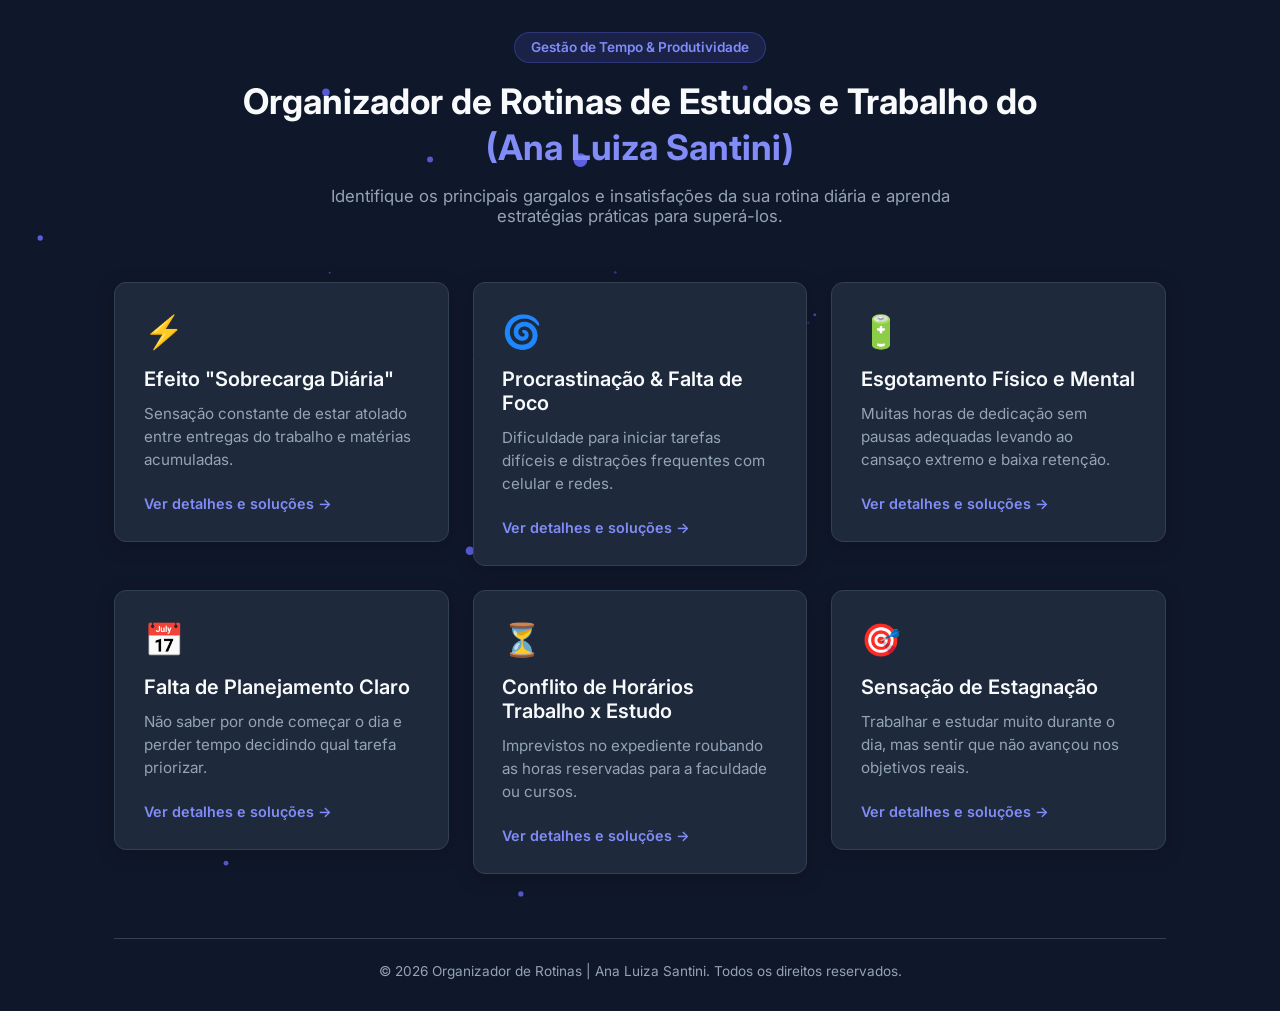
<file: index.html>
<!DOCTYPE html>
<html lang="pt-BR">
<head>
    <meta charset="UTF-8">
    <meta name="viewport" content="width=device-width, initial-scale=1.0">
    <title>Organizador de Rotinas de Estudos e Trabalho - Ana Luiza Santini</title>
    <link rel="stylesheet" href="style.css">
    <link rel="preconnect" href="https://fonts.googleapis.com">
    <link rel="preconnect" href="https://fonts.gstatic.com" crossorigin>
    <link href="https://fonts.googleapis.com/css2?family=Inter:wght@300;400;600;700&display=swap" rel="stylesheet">
</head>
<body>

    <canvas id="bg-canvas"></canvas>

    <div class="container">
        <header class="header">
            <span class="badge">Gestão de Tempo & Produtividade</span>
            <h1>Organizador de Rotinas de Estudos e Trabalho do <span class="highlight">(Ana Luiza Santini)</span></h1>
            <p>Identifique os principais gargalos e insatisfações da sua rotina diária e aprenda estratégias práticas para superá-los.</p>
        </header>

        <main class="grid-cards">
            <!-- Card 1 -->
            <a href="sobrecarga-diaria.html" style="text-decoration: none;">
                <div class="card">
                    <div class="card-icon">⚡</div>
                    <h3>Efeito "Sobrecarga Diária"</h3>
                    <p>Sensação constante de estar atolado entre entregas do trabalho e matérias acumuladas.</p>
                    <span class="card-link">Ver detalhes e soluções &rarr;</span>
                </div>
            </a>

            <!-- Card 2 -->
            <a href="procrastinacao-foco.html" style="text-decoration: none;">
                <div class="card">
                    <div class="card-icon">🌀</div>
                    <h3>Procrastinação & Falta de Foco</h3>
                    <p>Dificuldade para iniciar tarefas difíceis e distrações frequentes com celular e redes.</p>
                    <span class="card-link">Ver detalhes e soluções &rarr;</span>
                </div>
            </a>

            <!-- Card 3 -->
            <a href="esgotamento-fisico-mental.html" style="text-decoration: none;">
                <div class="card">
                    <div class="card-icon">🔋</div>
                    <h3>Esgotamento Físico e Mental</h3>
                    <p>Muitas horas de dedicação sem pausas adequadas levando ao cansaço extremo e baixa retenção.</p>
                    <span class="card-link">Ver detalhes e soluções &rarr;</span>
                </div>
            </a>

            <!-- Card 4 -->
            <a href="planejamento-claro.html" style="text-decoration: none;">
                <div class="card">
                    <div class="card-icon">📅</div>
                    <h3>Falta de Planejamento Claro</h3>
                    <p>Não saber por onde começar o dia e perder tempo decidindo qual tarefa priorizar.</p>
                    <span class="card-link">Ver detalhes e soluções &rarr;</span>
                </div>
            </a>

            <!-- Card 5 -->
            <a href="conflito-horarios.html" style="text-decoration: none;">
                <div class="card">
                    <div class="card-icon">⏳</div>
                    <h3>Conflito de Horários Trabalho x Estudo</h3>
                    <p>Imprevistos no expediente roubando as horas reservadas para a faculdade ou cursos.</p>
                    <span class="card-link">Ver detalhes e soluções &rarr;</span>
                </div>
            </a>

            <!-- Card 6 -->
            <a href="sensacao-estagnacao.html" style="text-decoration: none;">
                <div class="card">
                    <div class="card-icon">🎯</div>
                    <h3>Sensação de Estagnação</h3>
                    <p>Trabalhar e estudar muito durante o dia, mas sentir que não avançou nos objetivos reais.</p>
                    <span class="card-link">Ver detalhes e soluções &rarr;</span>
                </div>
            </a>
        </main>

        <footer>
            <p>&copy; 2026 Organizador de Rotinas | Ana Luiza Santini. Todos os direitos reservados.</p>
        </footer>
    </div>

    <script>
        const canvas = document.getElementById('bg-canvas');
        const ctx = canvas.getContext('2d');
        let width, height, particles;

        function initCanvas() {
            width = canvas.width = window.innerWidth;
            height = canvas.height = window.innerHeight;
            particles = [];
            for (let i = 0; i < 70; i++) {
                particles.push({
                    x: Math.random() * width,
                    y: Math.random() * height,
                    z: Math.random() * width,
                    size: Math.random() * 2 + 1,
                    color: '#6366f1'
                });
            }
        }

        function drawParticles() {
            ctx.clearRect(0, 0, width, height);
            let cx = width / 2;
            let cy = height / 2;

            for (let i = 0; i < particles.length; i++) {
                let p = particles[i];
                p.z -= 0.8;
                if (p.z <= 0) {
                    p.z = width;
                    p.x = Math.random() * width;
                    p.y = Math.random() * height;
                }
                let k = 252 / p.z;
                let px = (p.x - cx) * k + cx;
                let py = (p.y - cy) * k + cy;

                if (px >= 0 && px <= width && py >= 0 && py <= height) {
                    let alpha = (1 - p.z / width);
                    ctx.beginPath();
                    ctx.arc(px, py, p.size * k, 0, Math.PI * 2);
                    ctx.fillStyle = `rgba(99, 102, 241, ${alpha})`;
                    ctx.fill();
                }
            }
            requestAnimationFrame(drawParticles);
        }

        window.addEventListener('resize', initCanvas);
        initCanvas();
        drawParticles();
    </script>
</body>
</html>
</file>
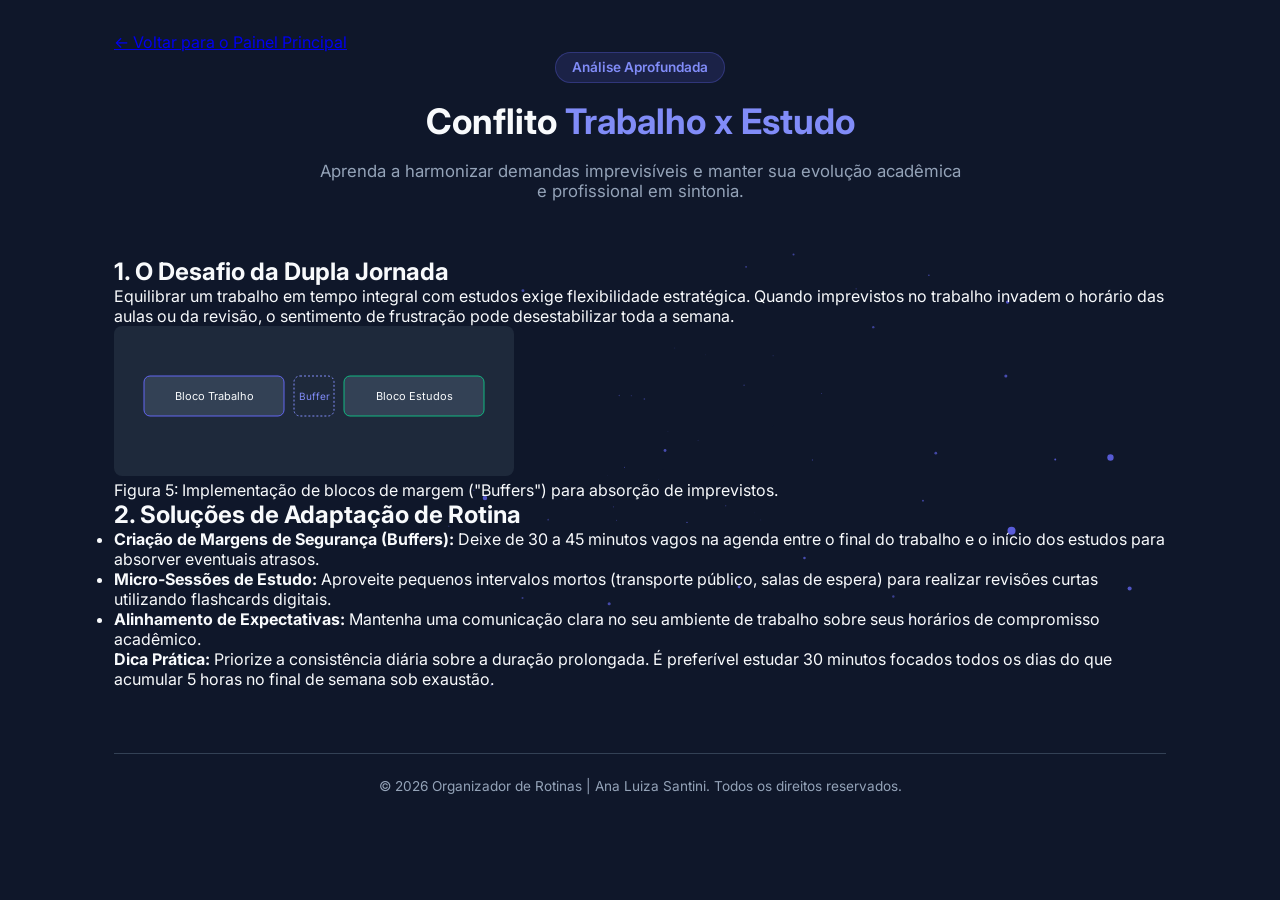
<file: conflito-horarios.html>
<!DOCTYPE html>
<html lang="pt-BR">
<head>
    <meta charset="UTF-8">
    <meta name="viewport" content="width=device-width, initial-scale=1.0">
    <title>Conflito Trabalho x Estudo - Ana Luiza Santini</title>
    <link rel="stylesheet" href="style.css">
    <link rel="preconnect" href="https://fonts.googleapis.com">
    <link rel="preconnect" href="https://fonts.gstatic.com" crossorigin>
    <link href="https://fonts.googleapis.com/css2?family=Inter:wght@300;400;600;700&display=swap" rel="stylesheet">
</head>
<body>
    <canvas id="bg-canvas"></canvas>

    <div class="container">
        <a href="index.html" class="back-btn">&larr; Voltar para o Painel Principal</a>

        <header class="header">
            <span class="badge">Análise Aprofundada</span>
            <h1>Conflito <span class="highlight">Trabalho x Estudo</span></h1>
            <p>Aprenda a harmonizar demandas imprevisíveis e manter sua evolução acadêmica e profissional em sintonia.</p>
        </header>

        <article class="article-content">
            <h2>1. O Desafio da Dupla Jornada</h2>
            <p>Equilibrar um trabalho em tempo integral com estudos exige flexibilidade estratégica. Quando imprevistos no trabalho invadem o horário das aulas ou da revisão, o sentimento de frustração pode desestabilizar toda a semana.</p>
            
            <div class="topic-figure">
                <svg width="400" height="150" viewBox="0 0 400 150" fill="none" xmlns="http://www.w3.org/2000/svg">
                    <rect width="400" height="150" rx="8" fill="#1e293b"/>
                    <rect x="30" y="50" width="140" height="40" rx="6" fill="#334155" stroke="#6366f1"/>
                    <text x="100" y="74" fill="#f8fafc" font-size="11" text-anchor="middle">Bloco Trabalho</text>
                    
                    <rect x="180" y="50" width="40" height="40" rx="6" fill="#1e293b" stroke="#818cf8" stroke-dasharray="2 2"/>
                    <text x="200" y="74" fill="#818cf8" font-size="10" text-anchor="middle">Buffer</text>

                    <rect x="230" y="50" width="140" height="40" rx="6" fill="#334155" stroke="#10b981"/>
                    <text x="300" y="74" fill="#f8fafc" font-size="11" text-anchor="middle">Bloco Estudos</text>
                </svg>
                <div class="figcaption">Figura 5: Implementação de blocos de margem ("Buffers") para absorção de imprevistos.</div>
            </div>

            <h2>2. Soluções de Adaptação de Rotina</h2>
            <ul>
                <li><strong>Criação de Margens de Segurança (Buffers):</strong> Deixe de 30 a 45 minutos vagos na agenda entre o final do trabalho e o início dos estudos para absorver eventuais atrasos.</li>
                <li><strong>Micro-Sessões de Estudo:</strong> Aproveite pequenos intervalos mortos (transporte público, salas de espera) para realizar revisões curtas utilizando flashcards digitais.</li>
                <li><strong>Alinhamento de Expectativas:</strong> Mantenha uma comunicação clara no seu ambiente de trabalho sobre seus horários de compromisso acadêmico.</li>
            </ul>

            <div class="highlight-box">
                <p><strong>Dica Prática:</strong> Priorize a consistência diária sobre a duração prolongada. É preferível estudar 30 minutos focados todos os dias do que acumular 5 horas no final de semana sob exaustão.</p>
            </div>
        </article>

        <footer>
            <p>&copy; 2026 Organizador de Rotinas | Ana Luiza Santini. Todos os direitos reservados.</p>
        </footer>
    </div>

    <script>
        const canvas = document.getElementById('bg-canvas');
        const ctx = canvas.getContext('2d');
        let width, height, particles;
        function initCanvas() {
            width = canvas.width = window.innerWidth;
            height = canvas.height = window.innerHeight;
            particles = [];
            for (let i = 0; i < 70; i++) {
                particles.push({x: Math.random() * width, y: Math.random() * height, z: Math.random() * width, size: Math.random() * 2 + 1});
            }
        }
        function drawParticles() {
            ctx.clearRect(0, 0, width, height);
            let cx = width / 2, cy = height / 2;
            for (let i = 0; i < particles.length; i++) {
                let p = particles[i];
                p.z -= 0.8;
                if (p.z <= 0) { p.z = width; p.x = Math.random() * width; p.y = Math.random() * height; }
                let k = 252 / p.z;
                let px = (p.x - cx) * k + cx, py = (p.y - cy) * k + cy;
                if (px >= 0 && px <= width && py >= 0 && py <= height) {
                    ctx.beginPath();
                    ctx.arc(px, py, p.size * k, 0, Math.PI * 2);
                    ctx.fillStyle = `rgba(99, 102, 241, ${(1 - p.z / width)})`;
                    ctx.fill();
                }
            }
            requestAnimationFrame(drawParticles);
        }
        window.addEventListener('resize', initCanvas);
        initCanvas(); drawParticles();
    </script>
</body>
</html>
</file>
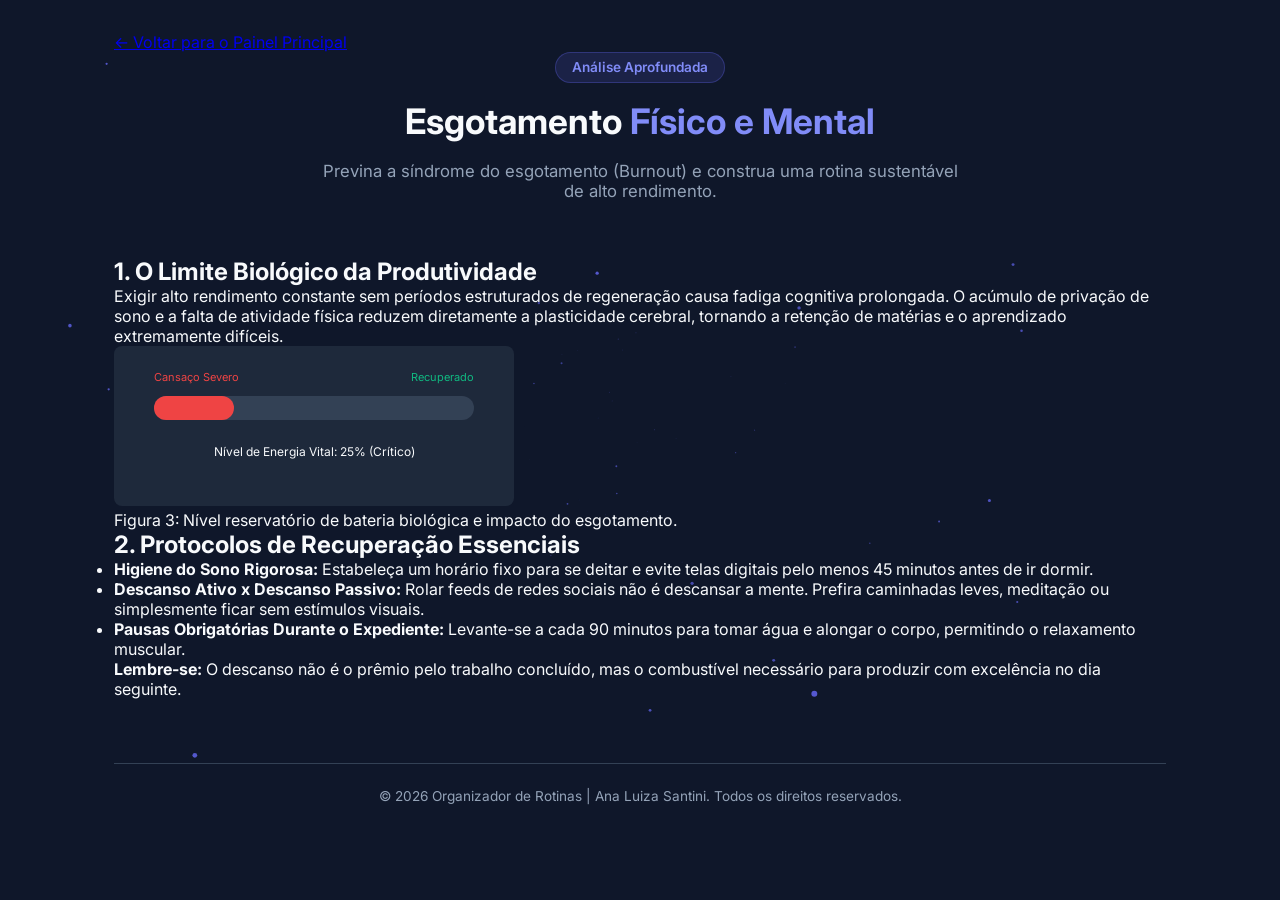
<file: esgotamento-fisico-mental.html>
<!DOCTYPE html>
<html lang="pt-BR">
<head>
    <meta charset="UTF-8">
    <meta name="viewport" content="width=device-width, initial-scale=1.0">
    <title>Esgotamento Físico e Mental - Ana Luiza Santini</title>
    <link rel="stylesheet" href="style.css">
    <link rel="preconnect" href="https://fonts.googleapis.com">
    <link rel="preconnect" href="https://fonts.gstatic.com" crossorigin>
    <link href="https://fonts.googleapis.com/css2?family=Inter:wght@300;400;600;700&display=swap" rel="stylesheet">
</head>
<body>
    <canvas id="bg-canvas"></canvas>

    <div class="container">
        <a href="index.html" class="back-btn">&larr; Voltar para o Painel Principal</a>

        <header class="header">
            <span class="badge">Análise Aprofundada</span>
            <h1>Esgotamento <span class="highlight">Físico e Mental</span></h1>
            <p>Previna a síndrome do esgotamento (Burnout) e construa uma rotina sustentável de alto rendimento.</p>
        </header>

        <article class="article-content">
            <h2>1. O Limite Biológico da Produtividade</h2>
            <p>Exigir alto rendimento constante sem períodos estruturados de regeneração causa fadiga cognitiva prolongada. O acúmulo de privação de sono e a falta de atividade física reduzem diretamente a plasticidade cerebral, tornando a retenção de matérias e o aprendizado extremamente difíceis.</p>
            
            <div class="topic-figure">
                <svg width="400" height="160" viewBox="0 0 400 160" fill="none" xmlns="http://www.w3.org/2000/svg">
                    <rect width="400" height="160" rx="8" fill="#1e293b"/>
                    <rect x="40" y="50" width="320" height="24" rx="12" fill="#334155"/>
                    <rect x="40" y="50" width="80" height="24" rx="12" fill="#ef4444"/>
                    <text x="200" y="110" fill="#f8fafc" font-size="12" text-anchor="middle">Nível de Energia Vital: 25% (Crítico)</text>
                    <text x="40" y="35" fill="#ef4444" font-size="11">Cansaço Severo</text>
                    <text x="360" y="35" fill="#10b981" font-size="11" text-anchor="end">Recuperado</text>
                </svg>
                <div class="figcaption">Figura 3: Nível reservatório de bateria biológica e impacto do esgotamento.</div>
            </div>

            <h2>2. Protocolos de Recuperação Essenciais</h2>
            <ul>
                <li><strong>Higiene do Sono Rigorosa:</strong> Estabeleça um horário fixo para se deitar e evite telas digitais pelo menos 45 minutos antes de ir dormir.</li>
                <li><strong>Descanso Ativo x Descanso Passivo:</strong> Rolar feeds de redes sociais não é descansar a mente. Prefira caminhadas leves, meditação ou simplesmente ficar sem estímulos visuais.</li>
                <li><strong>Pausas Obrigatórias Durante o Expediente:</strong> Levante-se a cada 90 minutos para tomar água e alongar o corpo, permitindo o relaxamento muscular.</li>
            </ul>

            <div class="highlight-box">
                <p><strong>Lembre-se:</strong> O descanso não é o prêmio pelo trabalho concluído, mas o combustível necessário para produzir com excelência no dia seguinte.</p>
            </div>
        </article>

        <footer>
            <p>&copy; 2026 Organizador de Rotinas | Ana Luiza Santini. Todos os direitos reservados.</p>
        </footer>
    </div>

    <script>
        const canvas = document.getElementById('bg-canvas');
        const ctx = canvas.getContext('2d');
        let width, height, particles;
        function initCanvas() {
            width = canvas.width = window.innerWidth;
            height = canvas.height = window.innerHeight;
            particles = [];
            for (let i = 0; i < 70; i++) {
                particles.push({x: Math.random() * width, y: Math.random() * height, z: Math.random() * width, size: Math.random() * 2 + 1});
            }
        }
        function drawParticles() {
            ctx.clearRect(0, 0, width, height);
            let cx = width / 2, cy = height / 2;
            for (let i = 0; i < particles.length; i++) {
                let p = particles[i];
                p.z -= 0.8;
                if (p.z <= 0) { p.z = width; p.x = Math.random() * width; p.y = Math.random() * height; }
                let k = 252 / p.z;
                let px = (p.x - cx) * k + cx, py = (p.y - cy) * k + cy;
                if (px >= 0 && px <= width && py >= 0 && py <= height) {
                    ctx.beginPath();
                    ctx.arc(px, py, p.size * k, 0, Math.PI * 2);
                    ctx.fillStyle = `rgba(99, 102, 241, ${(1 - p.z / width)})`;
                    ctx.fill();
                }
            }
            requestAnimationFrame(drawParticles);
        }
        window.addEventListener('resize', initCanvas);
        initCanvas(); drawParticles();
    </script>
</body>
</html>
</file>
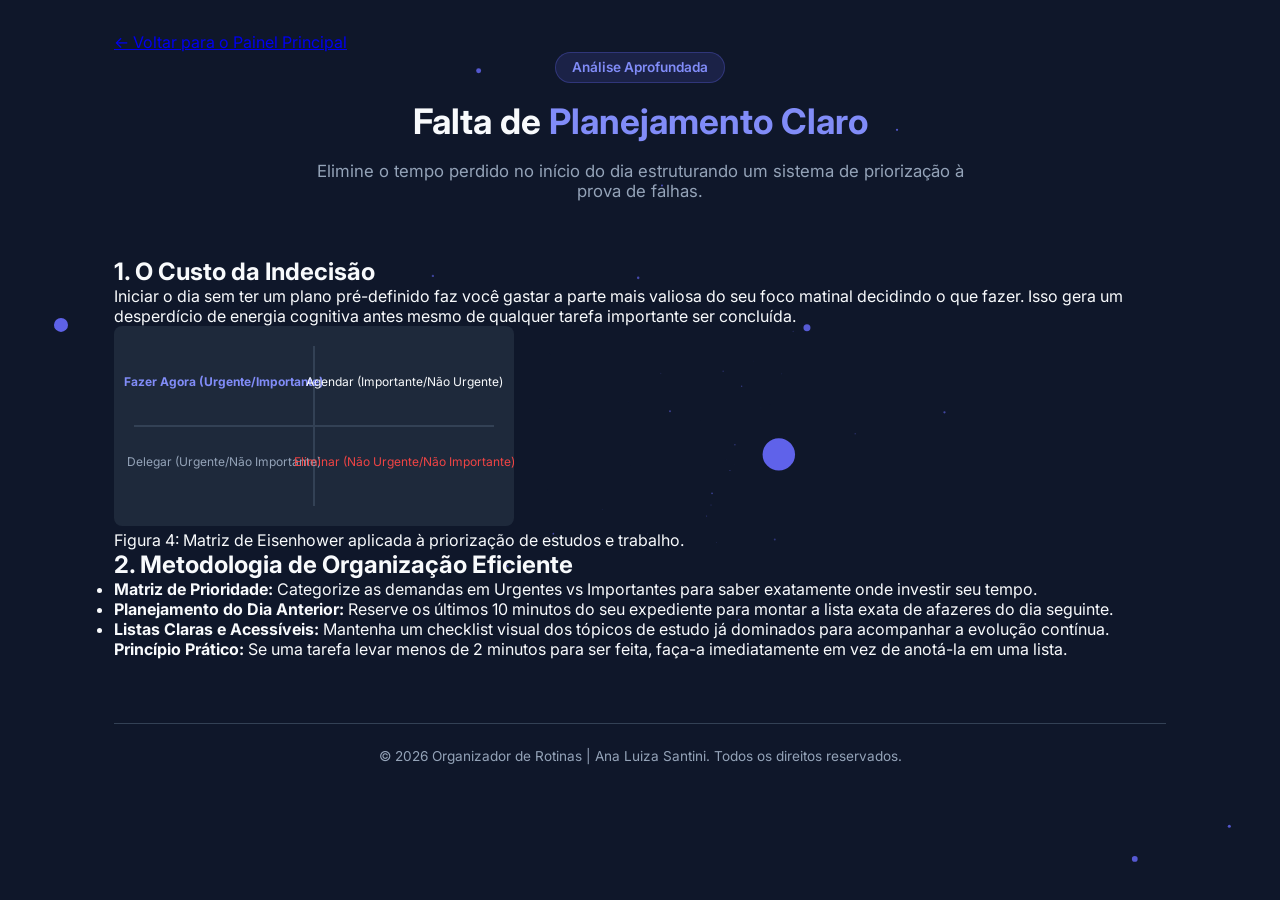
<file: planejamento-claro.html>
<!DOCTYPE html>
<html lang="pt-BR">
<head>
    <meta charset="UTF-8">
    <meta name="viewport" content="width=device-width, initial-scale=1.0">
    <title>Falta de Planejamento Claro - Ana Luiza Santini</title>
    <link rel="stylesheet" href="style.css">
    <link rel="preconnect" href="https://fonts.googleapis.com">
    <link rel="preconnect" href="https://fonts.gstatic.com" crossorigin>
    <link href="https://fonts.googleapis.com/css2?family=Inter:wght@300;400;600;700&display=swap" rel="stylesheet">
</head>
<body>
    <canvas id="bg-canvas"></canvas>

    <div class="container">
        <a href="index.html" class="back-btn">&larr; Voltar para o Painel Principal</a>

        <header class="header">
            <span class="badge">Análise Aprofundada</span>
            <h1>Falta de <span class="highlight">Planejamento Claro</span></h1>
            <p>Elimine o tempo perdido no início do dia estruturando um sistema de priorização à prova de falhas.</p>
        </header>

        <article class="article-content">
            <h2>1. O Custo da Indecisão</h2>
            <p>Iniciar o dia sem ter um plano pré-definido faz você gastar a parte mais valiosa do seu foco matinal decidindo o que fazer. Isso gera um desperdício de energia cognitiva antes mesmo de qualquer tarefa importante ser concluída.</p>
            
            <div class="topic-figure">
                <svg width="400" height="200" viewBox="0 0 400 200" fill="none" xmlns="http://www.w3.org/2000/svg">
                    <rect width="400" height="200" rx="8" fill="#1e293b"/>
                    <line x1="200" y1="20" x2="200" y2="180" stroke="#334155" stroke-width="2"/>
                    <line x1="20" y1="100" x2="380" y2="100" stroke="#334155" stroke-width="2"/>
                    
                    <text x="110" y="60" fill="#818cf8" font-size="12" text-anchor="middle" font-weight="bold">Fazer Agora (Urgente/Importante)</text>
                    <text x="290" y="60" fill="#f8fafc" font-size="12" text-anchor="middle">Agendar (Importante/Não Urgente)</text>
                    <text x="110" y="140" fill="#94a3b8" font-size="12" text-anchor="middle">Delegar (Urgente/Não Importante)</text>
                    <text x="290" y="140" fill="#ef4444" font-size="12" text-anchor="middle">Eliminar (Não Urgente/Não Importante)</text>
                </svg>
                <div class="figcaption">Figura 4: Matriz de Eisenhower aplicada à priorização de estudos e trabalho.</div>
            </div>

            <h2>2. Metodologia de Organização Eficiente</h2>
            <ul>
                <li><strong>Matriz de Prioridade:</strong> Categorize as demandas em Urgentes vs Importantes para saber exatamente onde investir seu tempo.</li>
                <li><strong>Planejamento do Dia Anterior:</strong> Reserve os últimos 10 minutos do seu expediente para montar a lista exata de afazeres do dia seguinte.</li>
                <li><strong>Listas Claras e Acessíveis:</strong> Mantenha um checklist visual dos tópicos de estudo já dominados para acompanhar a evolução contínua.</li>
            </ul>

            <div class="highlight-box">
                <p><strong>Princípio Prático:</strong> Se uma tarefa levar menos de 2 minutos para ser feita, faça-a imediatamente em vez de anotá-la em uma lista.</p>
            </div>
        </article>

        <footer>
            <p>&copy; 2026 Organizador de Rotinas | Ana Luiza Santini. Todos os direitos reservados.</p>
        </footer>
    </div>

    <script>
        const canvas = document.getElementById('bg-canvas');
        const ctx = canvas.getContext('2d');
        let width, height, particles;
        function initCanvas() {
            width = canvas.width = window.innerWidth;
            height = canvas.height = window.innerHeight;
            particles = [];
            for (let i = 0; i < 70; i++) {
                particles.push({x: Math.random() * width, y: Math.random() * height, z: Math.random() * width, size: Math.random() * 2 + 1});
            }
        }
        function drawParticles() {
            ctx.clearRect(0, 0, width, height);
            let cx = width / 2, cy = height / 2;
            for (let i = 0; i < particles.length; i++) {
                let p = particles[i];
                p.z -= 0.8;
                if (p.z <= 0) { p.z = width; p.x = Math.random() * width; p.y = Math.random() * height; }
                let k = 252 / p.z;
                let px = (p.x - cx) * k + cx, py = (p.y - cy) * k + cy;
                if (px >= 0 && px <= width && py >= 0 && py <= height) {
                    ctx.beginPath();
                    ctx.arc(px, py, p.size * k, 0, Math.PI * 2);
                    ctx.fillStyle = `rgba(99, 102, 241, ${(1 - p.z / width)})`;
                    ctx.fill();
                }
            }
            requestAnimationFrame(drawParticles);
        }
        window.addEventListener('resize', initCanvas);
        initCanvas(); drawParticles();
    </script>
</body>
</html>
</file>
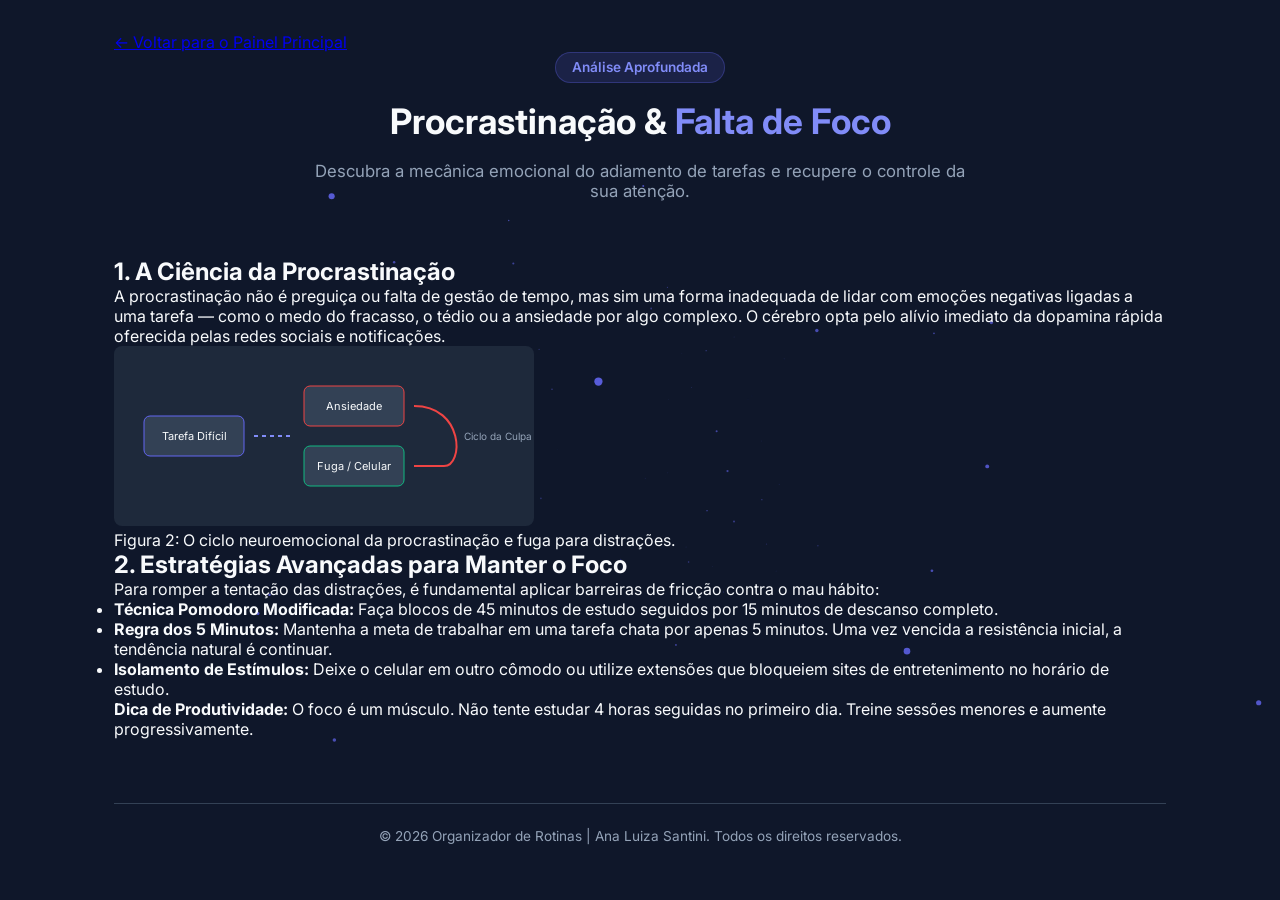
<file: procrastinacao-foco.html>
<!DOCTYPE html>
<html lang="pt-BR">
<head>
    <meta charset="UTF-8">
    <meta name="viewport" content="width=device-width, initial-scale=1.0">
    <title>Procrastinação & Falta de Foco - Ana Luiza Santini</title>
    <link rel="stylesheet" href="style.css">
    <link rel="preconnect" href="https://fonts.googleapis.com">
    <link rel="preconnect" href="https://fonts.gstatic.com" crossorigin>
    <link href="https://fonts.googleapis.com/css2?family=Inter:wght@300;400;600;700&display=swap" rel="stylesheet">
</head>
<body>
    <canvas id="bg-canvas"></canvas>

    <div class="container">
        <a href="index.html" class="back-btn">&larr; Voltar para o Painel Principal</a>

        <header class="header">
            <span class="badge">Análise Aprofundada</span>
            <h1>Procrastinação & <span class="highlight">Falta de Foco</span></h1>
            <p>Descubra a mecânica emocional do adiamento de tarefas e recupere o controle da sua atenção.</p>
        </header>

        <article class="article-content">
            <h2>1. A Ciência da Procrastinação</h2>
            <p>A procrastinação não é preguiça ou falta de gestão de tempo, mas sim uma forma inadequada de lidar com emoções negativas ligadas a uma tarefa — como o medo do fracasso, o tédio ou a ansiedade por algo complexo. O cérebro opta pelo alívio imediato da dopamina rápida oferecida pelas redes sociais e notificações.</p>
            
            <div class="topic-figure">
                <svg width="420" height="180" viewBox="0 0 420 180" fill="none" xmlns="http://www.w3.org/2000/svg">
                    <rect width="420" height="180" rx="8" fill="#1e293b"/>
                    <rect x="30" y="70" width="100" height="40" rx="6" fill="#334155" stroke="#6366f1"/>
                    <text x="80" y="94" fill="#f8fafc" font-size="11" text-anchor="middle">Tarefa Difícil</text>
                    
                    <path d="M140 90 L180 90" stroke="#818cf8" stroke-width="2" stroke-dasharray="4 4"/>
                    
                    <rect x="190" y="40" width="100" height="40" rx="6" fill="#334155" stroke="#ef4444"/>
                    <text x="240" y="64" fill="#f8fafc" font-size="11" text-anchor="middle">Ansiedade</text>
                    
                    <rect x="190" y="100" width="100" height="40" rx="6" fill="#334155" stroke="#10b981"/>
                    <text x="240" y="124" fill="#f8fafc" font-size="11" text-anchor="middle">Fuga / Celular</text>
                    
                    <path d="M300 120 L330 120 C350 120 350 60 300 60" stroke="#ef4444" stroke-width="2" fill="none"/>
                    <text x="350" y="94" fill="#94a3b8" font-size="10">Ciclo da Culpa</text>
                </svg>
                <div class="figcaption">Figura 2: O ciclo neuroemocional da procrastinação e fuga para distrações.</div>
            </div>

            <h2>2. Estratégias Avançadas para Manter o Foco</h2>
            <p>Para romper a tentação das distrações, é fundamental aplicar barreiras de fricção contra o mau hábito:</p>
            <ul>
                <li><strong>Técnica Pomodoro Modificada:</strong> Faça blocos de 45 minutos de estudo seguidos por 15 minutos de descanso completo.</li>
                <li><strong>Regra dos 5 Minutos:</strong> Mantenha a meta de trabalhar em uma tarefa chata por apenas 5 minutos. Uma vez vencida a resistência inicial, a tendência natural é continuar.</li>
                <li><strong>Isolamento de Estímulos:</strong> Deixe o celular em outro cômodo ou utilize extensões que bloqueiem sites de entretenimento no horário de estudo.</li>
            </ul>

            <div class="highlight-box">
                <p><strong>Dica de Produtividade:</strong> O foco é um músculo. Não tente estudar 4 horas seguidas no primeiro dia. Treine sessões menores e aumente progressivamente.</p>
            </div>
        </article>

        <footer>
            <p>&copy; 2026 Organizador de Rotinas | Ana Luiza Santini. Todos os direitos reservados.</p>
        </footer>
    </div>

    <script>
        const canvas = document.getElementById('bg-canvas');
        const ctx = canvas.getContext('2d');
        let width, height, particles;
        function initCanvas() {
            width = canvas.width = window.innerWidth;
            height = canvas.height = window.innerHeight;
            particles = [];
            for (let i = 0; i < 70; i++) {
                particles.push({x: Math.random() * width, y: Math.random() * height, z: Math.random() * width, size: Math.random() * 2 + 1});
            }
        }
        function drawParticles() {
            ctx.clearRect(0, 0, width, height);
            let cx = width / 2, cy = height / 2;
            for (let i = 0; i < particles.length; i++) {
                let p = particles[i];
                p.z -= 0.8;
                if (p.z <= 0) { p.z = width; p.x = Math.random() * width; p.y = Math.random() * height; }
                let k = 252 / p.z;
                let px = (p.x - cx) * k + cx, py = (p.y - cy) * k + cy;
                if (px >= 0 && px <= width && py >= 0 && py <= height) {
                    ctx.beginPath();
                    ctx.arc(px, py, p.size * k, 0, Math.PI * 2);
                    ctx.fillStyle = `rgba(99, 102, 241, ${(1 - p.z / width)})`;
                    ctx.fill();
                }
            }
            requestAnimationFrame(drawParticles);
        }
        window.addEventListener('resize', initCanvas);
        initCanvas(); drawParticles();
    </script>
</body>
</html>
</file>
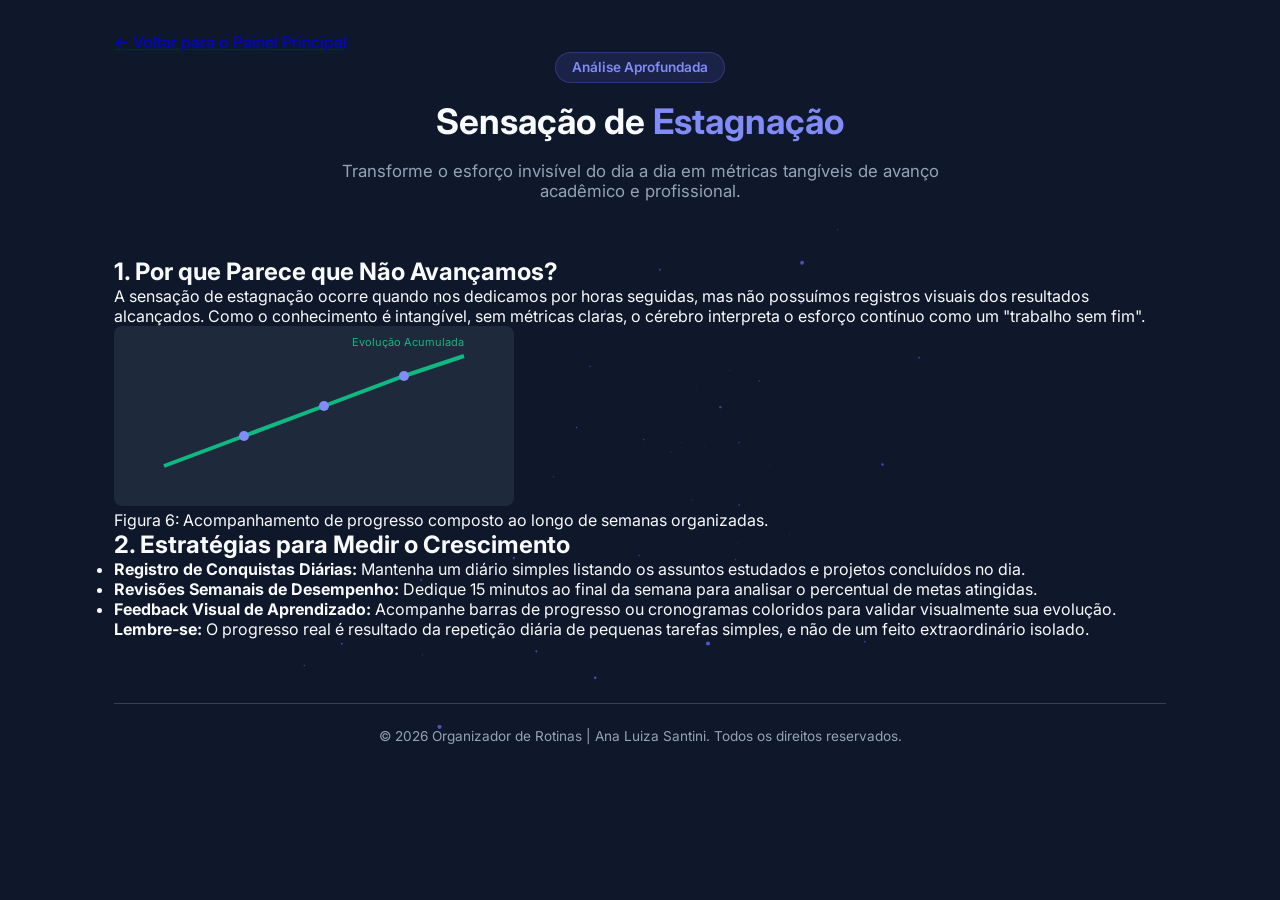
<file: sensacao-estagnacao.html>
<!DOCTYPE html>
<html lang="pt-BR">
<head>
    <meta charset="UTF-8">
    <meta name="viewport" content="width=device-width, initial-scale=1.0">
    <title>Sensação de Estagnação - Ana Luiza Santini</title>
    <link rel="stylesheet" href="style.css">
    <link rel="preconnect" href="https://fonts.googleapis.com">
    <link rel="preconnect" href="https://fonts.gstatic.com" crossorigin>
    <link href="https://fonts.googleapis.com/css2?family=Inter:wght@300;400;600;700&display=swap" rel="stylesheet">
</head>
<body>
    <canvas id="bg-canvas"></canvas>

    <div class="container">
        <a href="index.html" class="back-btn">&larr; Voltar para o Painel Principal</a>

        <header class="header">
            <span class="badge">Análise Aprofundada</span>
            <h1>Sensação de <span class="highlight">Estagnação</span></h1>
            <p>Transforme o esforço invisível do dia a dia em métricas tangíveis de avanço acadêmico e profissional.</p>
        </header>

        <article class="article-content">
            <h2>1. Por que Parece que Não Avançamos?</h2>
            <p>A sensação de estagnação ocorre quando nos dedicamos por horas seguidas, mas não possuímos registros visuais dos resultados alcançados. Como o conhecimento é intangível, sem métricas claras, o cérebro interpreta o esforço contínuo como um "trabalho sem fim".</p>
            
            <div class="topic-figure">
                <svg width="400" height="180" viewBox="0 0 400 180" fill="none" xmlns="http://www.w3.org/2000/svg">
                    <rect width="400" height="180" rx="8" fill="#1e293b"/>
                    <path d="M50 140 L 130 110 L 210 80 L 290 50 L 350 30" stroke="#10b981" stroke-width="4" fill="none"/>
                    <circle cx="130" cy="110" r="5" fill="#818cf8"/>
                    <circle cx="210" cy="80" r="5" fill="#818cf8"/>
                    <circle cx="290" cy="50" r="5" fill="#818cf8"/>
                    <text x="350" y="20" fill="#10b981" font-size="11" text-anchor="end">Evolução Acumulada</text>
                </svg>
                <div class="figcaption">Figura 6: Acompanhamento de progresso composto ao longo de semanas organizadas.</div>
            </div>

            <h2>2. Estratégias para Medir o Crescimento</h2>
            <ul>
                <li><strong>Registro de Conquistas Diárias:</strong> Mantenha um diário simples listando os assuntos estudados e projetos concluídos no dia.</li>
                <li><strong>Revisões Semanais de Desempenho:</strong> Dedique 15 minutos ao final da semana para analisar o percentual de metas atingidas.</li>
                <li><strong>Feedback Visual de Aprendizado:</strong> Acompanhe barras de progresso ou cronogramas coloridos para validar visualmente sua evolução.</li>
            </ul>

            <div class="highlight-box">
                <p><strong>Lembre-se:</strong> O progresso real é resultado da repetição diária de pequenas tarefas simples, e não de um feito extraordinário isolado.</p>
            </div>
        </article>

        <footer>
            <p>&copy; 2026 Organizador de Rotinas | Ana Luiza Santini. Todos os direitos reservados.</p>
        </footer>
    </div>

    <script>
        const canvas = document.getElementById('bg-canvas');
        const ctx = canvas.getContext('2d');
        let width, height, particles;
        function initCanvas() {
            width = canvas.width = window.innerWidth;
            height = canvas.height = window.innerHeight;
            particles = [];
            for (let i = 0; i < 70; i++) {
                particles.push({x: Math.random() * width, y: Math.random() * height, z: Math.random() * width, size: Math.random() * 2 + 1});
            }
        }
        function drawParticles() {
            ctx.clearRect(0, 0, width, height);
            let cx = width / 2, cy = height / 2;
            for (let i = 0; i < particles.length; i++) {
                let p = particles[i];
                p.z -= 0.8;
                if (p.z <= 0) { p.z = width; p.x = Math.random() * width; p.y = Math.random() * height; }
                let k = 252 / p.z;
                let px = (p.x - cx) * k + cx, py = (p.y - cy) * k + cy;
                if (px >= 0 && px <= width && py >= 0 && py <= height) {
                    ctx.beginPath();
                    ctx.arc(px, py, p.size * k, 0, Math.PI * 2);
                    ctx.fillStyle = `rgba(99, 102, 241, ${(1 - p.z / width)})`;
                    ctx.fill();
                }
            }
            requestAnimationFrame(drawParticles);
        }
        window.addEventListener('resize', initCanvas);
        initCanvas(); drawParticles();
    </script>
</body>
</html>
</file>
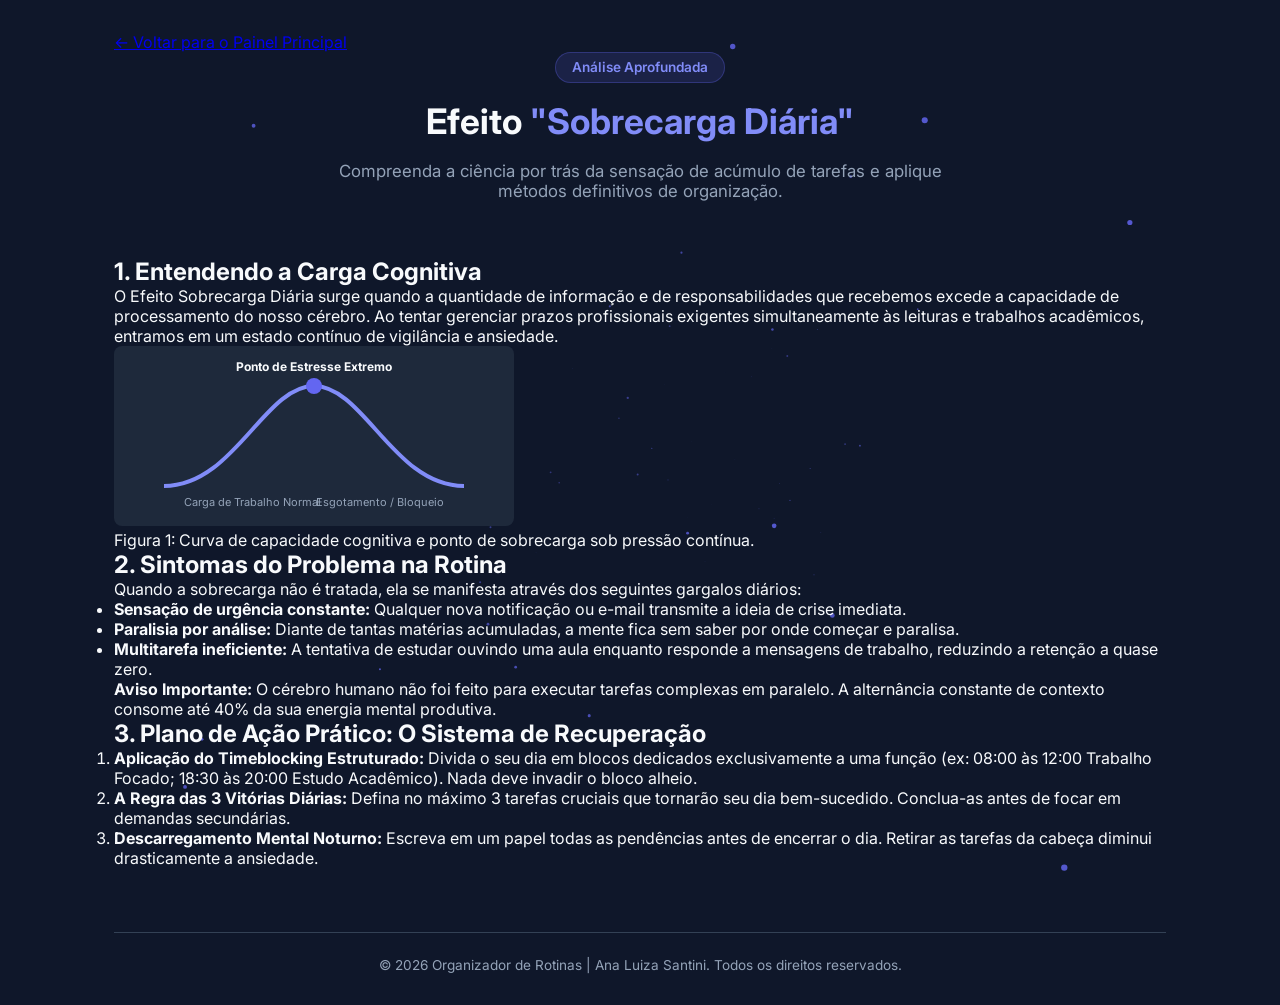
<file: sobrecarga-diaria.html>
<!DOCTYPE html>
<html lang="pt-BR">
<head>
    <meta charset="UTF-8">
    <meta name="viewport" content="width=device-width, initial-scale=1.0">
    <title>Efeito Sobrecarga Diária - Ana Luiza Santini</title>
    <link rel="stylesheet" href="style.css">
    <link rel="preconnect" href="https://fonts.googleapis.com">
    <link rel="preconnect" href="https://fonts.gstatic.com" crossorigin>
    <link href="https://fonts.googleapis.com/css2?family=Inter:wght@300;400;600;700&display=swap" rel="stylesheet">
</head>
<body>
    <canvas id="bg-canvas"></canvas>

    <div class="container">
        <a href="index.html" class="back-btn">&larr; Voltar para o Painel Principal</a>

        <header class="header">
            <span class="badge">Análise Aprofundada</span>
            <h1>Efeito <span class="highlight">"Sobrecarga Diária"</span></h1>
            <p>Compreenda a ciência por trás da sensação de acúmulo de tarefas e aplique métodos definitivos de organização.</p>
        </header>

        <article class="article-content">
            <h2>1. Entendendo a Carga Cognitiva</h2>
            <p>O Efeito Sobrecarga Diária surge quando a quantidade de informação e de responsabilidades que recebemos excede a capacidade de processamento do nosso cérebro. Ao tentar gerenciar prazos profissionais exigentes simultaneamente às leituras e trabalhos acadêmicos, entramos em um estado contínuo de vigilância e ansiedade.</p>
            
            <div class="topic-figure">
                <svg width="400" height="180" viewBox="0 0 400 180" fill="none" xmlns="http://www.w3.org/2000/svg">
                    <rect width="400" height="180" rx="8" fill="#1e293b"/>
                    <path d="M50 140 C 120 140, 150 40, 200 40 C 250 40, 280 140, 350 140" stroke="#818cf8" stroke-width="4" fill="none"/>
                    <circle cx="200" cy="40" r="8" fill="#6366f1"/>
                    <text x="200" y="25" fill="#f8fafc" font-size="12" text-anchor="middle" font-weight="bold">Ponto de Estresse Extremo</text>
                    <text x="70" y="160" fill="#94a3b8" font-size="11">Carga de Trabalho Normal</text>
                    <text x="330" y="160" fill="#94a3b8" font-size="11" text-anchor="end">Esgotamento / Bloqueio</text>
                </svg>
                <div class="figcaption">Figura 1: Curva de capacidade cognitiva e ponto de sobrecarga sob pressão contínua.</div>
            </div>

            <h2>2. Sintomas do Problema na Rotina</h2>
            <p>Quando a sobrecarga não é tratada, ela se manifesta através dos seguintes gargalos diários:</p>
            <ul>
                <li><strong>Sensação de urgência constante:</strong> Qualquer nova notificação ou e-mail transmite a ideia de crise imediata.</li>
                <li><strong>Paralisia por análise:</strong> Diante de tantas matérias acumuladas, a mente fica sem saber por onde começar e paralisa.</li>
                <li><strong>Multitarefa ineficiente:</strong> A tentativa de estudar ouvindo uma aula enquanto responde a mensagens de trabalho, reduzindo a retenção a quase zero.</li>
            </ul>

            <div class="highlight-box">
                <p><strong>Aviso Importante:</strong> O cérebro humano não foi feito para executar tarefas complexas em paralelo. A alternância constante de contexto consome até 40% da sua energia mental produtiva.</p>
            </div>

            <h2>3. Plano de Ação Prático: O Sistema de Recuperação</h2>
            <ol>
                <li><strong>Aplicação do Timeblocking Estruturado:</strong> Divida o seu dia em blocos dedicados exclusivamente a uma função (ex: 08:00 às 12:00 Trabalho Focado; 18:30 às 20:00 Estudo Acadêmico). Nada deve invadir o bloco alheio.</li>
                <li><strong>A Regra das 3 Vitórias Diárias:</strong> Defina no máximo 3 tarefas cruciais que tornarão seu dia bem-sucedido. Conclua-as antes de focar em demandas secundárias.</li>
                <li><strong>Descarregamento Mental Noturno:</strong> Escreva em um papel todas as pendências antes de encerrar o dia. Retirar as tarefas da cabeça diminui drasticamente a ansiedade.</li>
            </ol>
        </article>

        <footer>
            <p>&copy; 2026 Organizador de Rotinas | Ana Luiza Santini. Todos os direitos reservados.</p>
        </footer>
    </div>

    <script>
        const canvas = document.getElementById('bg-canvas');
        const ctx = canvas.getContext('2d');
        let width, height, particles;
        function initCanvas() {
            width = canvas.width = window.innerWidth;
            height = canvas.height = window.innerHeight;
            particles = [];
            for (let i = 0; i < 70; i++) {
                particles.push({x: Math.random() * width, y: Math.random() * height, z: Math.random() * width, size: Math.random() * 2 + 1});
            }
        }
        function drawParticles() {
            ctx.clearRect(0, 0, width, height);
            let cx = width / 2, cy = height / 2;
            for (let i = 0; i < particles.length; i++) {
                let p = particles[i];
                p.z -= 0.8;
                if (p.z <= 0) { p.z = width; p.x = Math.random() * width; p.y = Math.random() * height; }
                let k = 252 / p.z;
                let px = (p.x - cx) * k + cx, py = (p.y - cy) * k + cy;
                if (px >= 0 && px <= width && py >= 0 && py <= height) {
                    ctx.beginPath();
                    ctx.arc(px, py, p.size * k, 0, Math.PI * 2);
                    ctx.fillStyle = `rgba(99, 102, 241, ${(1 - p.z / width)})`;
                    ctx.fill();
                }
            }
            requestAnimationFrame(drawParticles);
        }
        window.addEventListener('resize', initCanvas);
        initCanvas(); drawParticles();
    </script>
</body>
</html>
</file>
<file: style.css>
/* Resete Básico e Variáveis de Cores (Tons Médios e Escuros) */
:root {
    --bg-dark: #0f172a;
    --card-bg: #1e293b;
    --card-hover: #334155;
    --accent: #6366f1;
    --accent-hover: #818cf8;
    --text-main: #f8fafc;
    --text-muted: #94a3b8;
    --modal-bg: rgba(15, 23, 42, 0.85);
    --border-color: #334155;
}

* {
    margin: 0;
    padding: 0;
    box-sizing: border-box;
}

body {
    font-family: 'Inter', sans-serif;
    background-color: var(--bg-dark);
    color: var(--text-main);
    min-height: 100vh;
    overflow-x: hidden;
    position: relative;
}

/* Canvas para Fundo Tridimensional */
#bg-canvas {
    position: fixed;
    top: 0;
    left: 0;
    width: 100%;
    height: 100%;
    z-index: -1;
    pointer-events: none;
}

/* Layout Principal */
.container {
    max-width: 1100px;
    margin: 0 auto;
    padding: 2rem 1.5rem;
}

.header {
    text-align: center;
    margin-bottom: 3.5rem;
}

.badge {
    display: inline-block;
    background: rgba(99, 102, 241, 0.15);
    color: var(--accent-hover);
    padding: 0.4rem 1rem;
    border-radius: 20px;
    font-size: 0.85rem;
    font-weight: 600;
    margin-bottom: 1rem;
    border: 1px solid rgba(99, 102, 241, 0.3);
}

.header h1 {
    font-size: 2.2rem;
    font-weight: 700;
    line-height: 1.3;
    margin-bottom: 1rem;
}

.header h1 .highlight {
    color: var(--accent-hover);
    display: inline-block;
}

.header p {
    color: var(--text-muted);
    font-size: 1.05rem;
    max-width: 650px;
    margin: 0 auto;
}

/* Grid de Cards */
.grid-cards {
    display: grid;
    grid-template-columns: repeat(auto-fit, minmax(300px, 1fr));
    gap: 1.5rem;
}

.card {
    background: var(--card-bg);
    border: 1px solid var(--border-color);
    border-radius: 12px;
    padding: 1.8rem;
    cursor: pointer;
    transition: all 0.3s ease;
    display: flex;
    flex-direction: column;
    justify-content: space-between;
    box-shadow: 0 4px 20px rgba(0, 0, 0, 0.2);
}

.card:hover {
    transform: translateY(-5px);
    background: var(--card-hover);
    border-color: var(--accent);
    box-shadow: 0 8px 30px rgba(99, 102, 241, 0.2);
}

.card-icon {
    font-size: 2rem;
    margin-bottom: 1rem;
}

.card h3 {
    font-size: 1.25rem;
    font-weight: 600;
    margin-bottom: 0.75rem;
    color: var(--text-main);
}

.card p {
    color: var(--text-muted);
    font-size: 0.95rem;
    line-height: 1.5;
    margin-bottom: 1.5rem;
}

.card-link {
    color: var(--accent-hover);
    font-size: 0.9rem;
    font-weight: 600;
}

/* Estilos do Modal */
.modal {
    display: none;
    position: fixed;
    top: 0;
    left: 0;
    width: 100%;
    height: 100%;
    background-color: var(--modal-bg);
    backdrop-filter: blur(8px);
    z-index: 1000;
    justify-content: center;
    align-items: center;
    padding: 1rem;
}

.modal-content {
    background: var(--card-bg);
    border: 1px solid var(--border-color);
    border-radius: 16px;
    width: 100%;
    max-width: 600px;
    padding: 2rem;
    position: relative;
    box-shadow: 0 20px 40px rgba(0, 0, 0, 0.5);
    animation: fadeIn 0.3s ease-out;
}

@keyframes fadeIn {
    from {
        opacity: 0;
        transform: scale(0.95);
    }
    to {
        opacity: 1;
        transform: scale(1);
    }
}

.close-btn {
    position: absolute;
    top: 1.2rem;
    right: 1.5rem;
    font-size: 1.8rem;
    color: var(--text-muted);
    cursor: pointer;
    transition: color 0.2s;
}

.close-btn:hover {
    color: var(--text-main);
}

.modal h2 {
    font-size: 1.5rem;
    color: var(--accent-hover);
    margin-bottom: 1.5rem;
    padding-right: 2rem;
}

.modal-body h4 {
    font-size: 1rem;
    color: var(--text-main);
    margin: 1.2rem 0 0.5rem 0;
    text-transform: uppercase;
    letter-spacing: 0.5px;
}

.modal-body p {
    color: var(--text-muted);
    font-size: 0.95rem;
    line-height: 1.6;
}

.modal-body ul {
    list-style: none;
    margin-top: 0.5rem;
}

.modal-body li {
    color: var(--text-muted);
    font-size: 0.95rem;
    line-height: 1.6;
    margin-bottom: 0.8rem;
    position: relative;
    padding-left: 1.2rem;
}

.modal-body li::before {
    content: "•";
    color: var(--accent);
    font-weight: bold;
    font-size: 1.2rem;
    position: absolute;
    left: 0;
    top: -2px;
}

.modal-body li strong {
    color: var(--text-main);
}

/* Rodapé */
footer {
    text-align: center;
    margin-top: 4rem;
    color: var(--text-muted);
    font-size: 0.85rem;
    border-top: 1px solid var(--border-color);
    padding-top: 1.5rem;
}

/* Responsividade */
@media (max-width: 600px) {
    .header h1 {
        font-size: 1.75rem;
    }
    .modal-content {
        padding: 1.5rem;
    }
}
</file>
